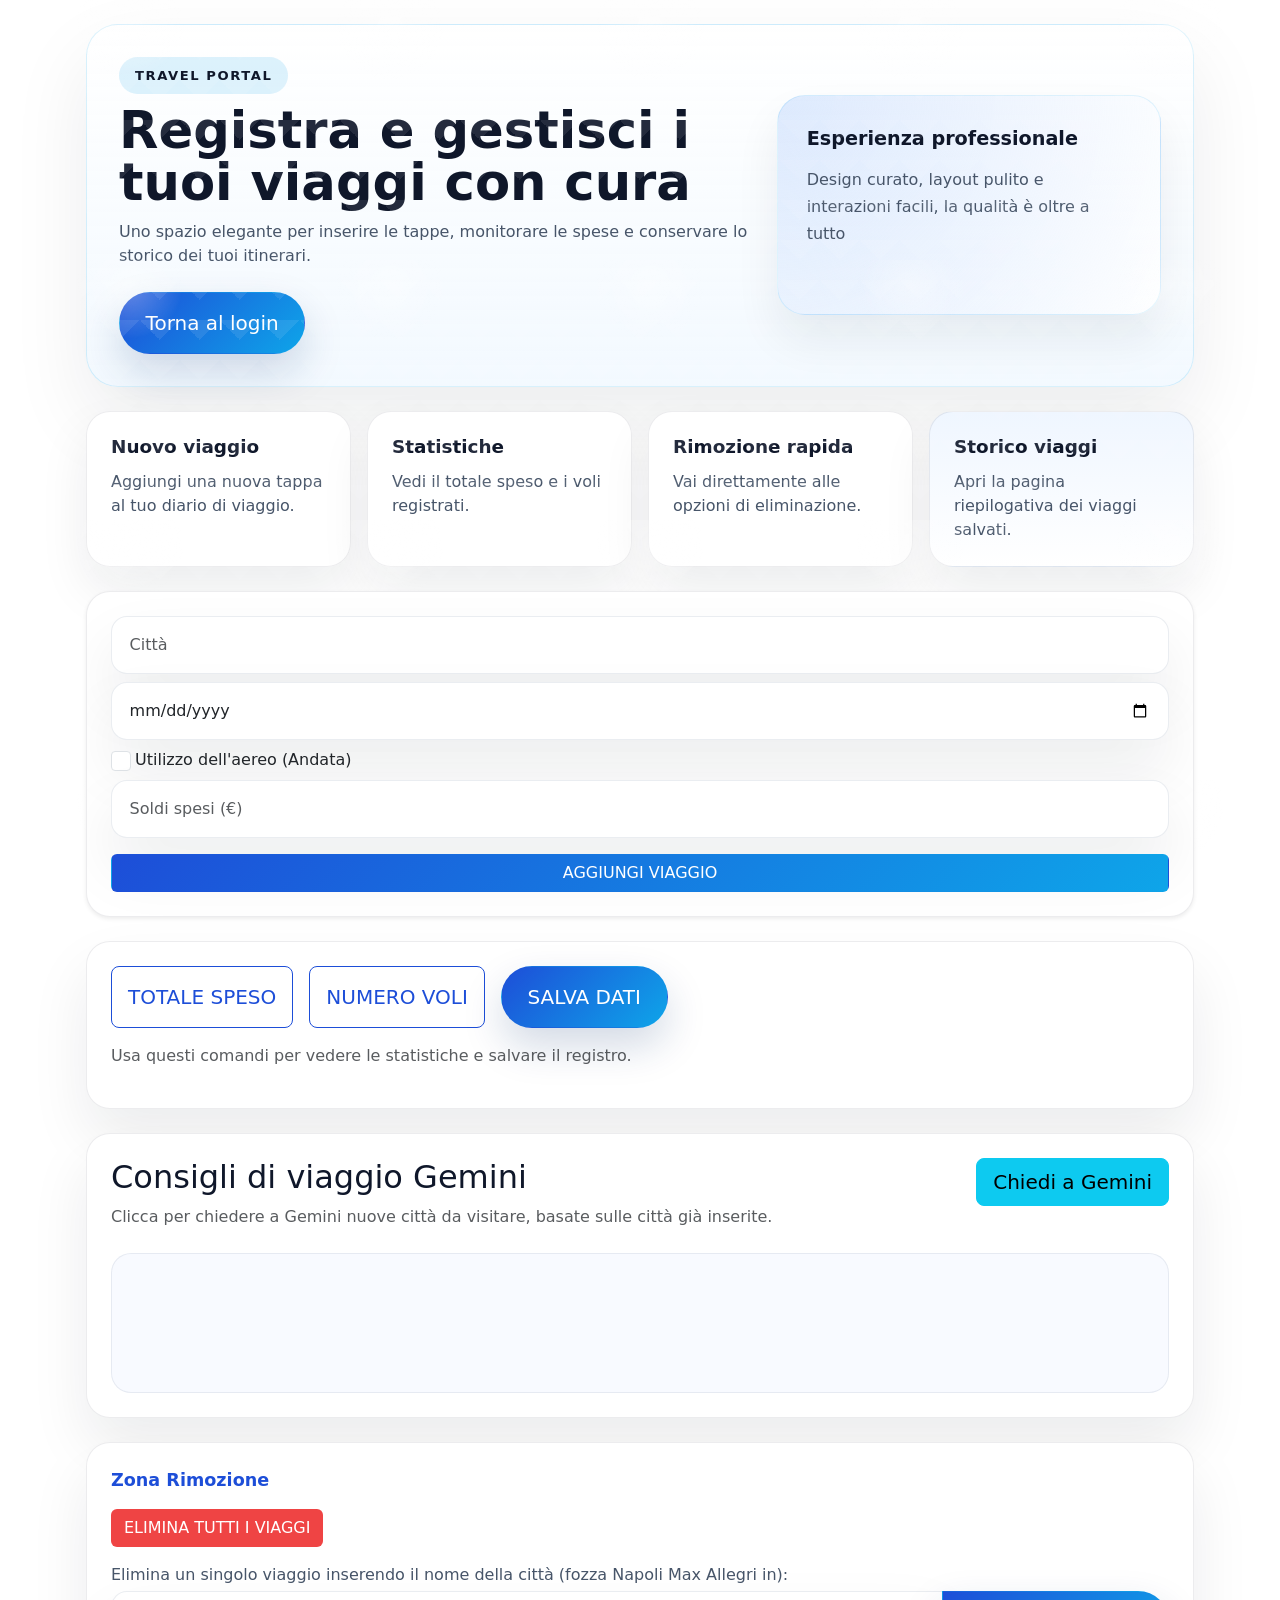
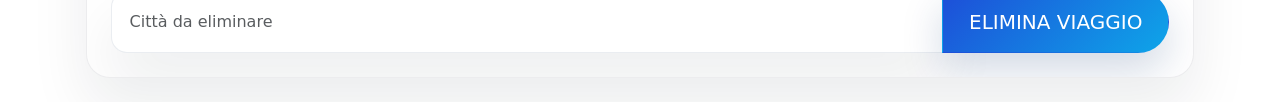
<file: index.html>
<!DOCTYPE html>
<html lang="it">
<head>
    <meta charset="UTF-8">
    <meta name="viewport" content="width=device-width, initial-scale=1.0">
    <title>Gestione Registro Viaggi</title>
    <!-- Bootstrap 5 -->
    <link href="https://cdn.jsdelivr.net/npm/bootstrap@5.3.3/dist/css/bootstrap.min.css" rel="stylesheet">
    <link href="style.css" rel="stylesheet">
</head>
<body class="container my-4 index-page">

    <header class="hero-panel mb-4">
        <div class="hero-copy">
            <span class="eyebrow">Travel Portal</span>
            <h1>Registra e gestisci i tuoi viaggi con cura</h1>
            <p>Uno spazio elegante per inserire le tappe, monitorare le spese e conservare lo storico dei tuoi itinerari.</p>
            <div class="hero-buttons">
                <a href="login.html" class="btn btn-primary btn-lg hero-return-button">Torna al login</a>
            </div>
        </div>
        <div class="hero-visual">
            <div class="hero-card">
                <strong>Esperienza professionale</strong>
                <p>Design curato, layout pulito e interazioni facili, la qualità è oltre a tutto</p>
            </div>
        </div>
    </header>

    <div class="action-grid mb-4">
        <a href="#form-section" class="action-card">
            <h2>Nuovo viaggio</h2>
            <p>Aggiungi una nuova tappa al tuo diario di viaggio.</p>
        </a>
        <a href="#stats-section" class="action-card">
            <h2>Statistiche</h2>
            <p>Vedi il totale speso e i voli registrati.</p>
        </a>
        <a href="#remove-section" class="action-card">
            <h2>Rimozione rapida</h2>
            <p>Vai direttamente alle opzioni di eliminazione.</p>
        </a>
        <a href="archivio.html" class="action-card action-card-secondary">
            <h2>Storico viaggi</h2>
            <p>Apri la pagina riepilogativa dei viaggi salvati.</p>
        </a>
    </div>

    <section id="form-section" class="card p-4 mb-4 shadow-sm">
        <div class="mb-2">
            <input id="city" type="text" placeholder="Città" class="form-control">
        </div>
        <div class="mb-2">
            <input id="date" type="date" class="form-control">
        </div>
        <div class="form-check mb-2">
            <input id="checkbox" type="checkbox" class="form-check-input">
            <label class="form-check-label" for="checkbox">Utilizzo dell'aereo (Andata)</label>
        </div>
        <div class="mb-3">
            <input id="price" type="number" placeholder="Soldi spesi (€)" class="form-control">
        </div>
        <button id="butt" class="btn btn-primary">AGGIUNGI VIAGGIO</button>
    </section>

    <section id="stats-section" class="card p-4 mb-4 stats-card">
        <div class="d-flex flex-wrap gap-3 mb-3">
            <button id="butt1" class="btn btn-secondary btn-lg">TOTALE SPESO</button>
            <button id="butt2" class="btn btn-secondary btn-lg">NUMERO VOLI</button>
            <button id="buttSave" class="btn btn-primary btn-lg hero-return-button">SALVA DATI</button>
        </div>
        <p class="text-muted">Usa questi comandi per vedere le statistiche e salvare il registro.</p>
    </section>

    <section id="ai-section" class="card p-4 mb-4 ai-card">
        <div class="d-flex flex-column flex-md-row justify-content-between align-items-start gap-3">
            <div>
                <h2 class="mb-2">Consigli di viaggio Gemini</h2>
                <p class="mb-0 text-muted">Clicca per chiedere a Gemini nuove città da visitare, basate sulle città già inserite.</p>
            </div>
            <button id="btnGemini" class="btn btn-info btn-lg">Chiedi a Gemini</button>
        </div>
        <div id="geminiOutput" class="mt-4"></div>
    </section>

    <section id="remove-section" class="card p-4 mb-4 remove-card">
        <div class="section-title">Zona Rimozione</div>
        <div class="mb-3">
            <button id="butt3" class="btn btn-danger">ELIMINA TUTTI I VIAGGI</button>
        </div>
        <p class="mb-1">Elimina un singolo viaggio inserendo il nome della città (fozza Napoli Max Allegri in):</p>
        <div class="input-group">
            <input id="city1" type="text" placeholder="Città da eliminare" class="form-control">
            <button id="butt4" class="btn btn-primary btn-lg hero-return-button">ELIMINA VIAGGIO</button>
        </div>
    </section>

    <!-- MODAL 1: TOTALE SPESO -->
    <div class="modal fade" id="mymodal" tabindex="-1"> 
        <div class="modal-dialog"> 
            <div class="modal-content"> 
                <div class="modal-header"> 
                    <h5 class="modal-title">Spesa Totale</h5> 
                    <button type="button" class="btn-close" data-bs-dismiss="modal" aria-label="Close"></button> 
                </div> 
                <div class="modal-body"> 
                    <p id="p1"></p>
                </div> 
            </div> 
        </div> 
    </div>

    <!-- MODAL 2: NUMERO VOLI -->
    <div class="modal fade" id="mymodal1" tabindex="-1"> 
        <div class="modal-dialog"> 
            <div class="modal-content"> 
                <div class="modal-header"> 
                    <h5 class="modal-title">Statistiche Voli</h5> 
                    <button type="button" class="btn-close" data-bs-dismiss="modal" aria-label="Close"></button> 
                </div> 
                <div class="modal-body"> 
                    <h5>Numero Voli effettuati:</h5>
                    <p id="p2"></p>
                    <hr>
                    <h5>Città visitate in aereo:</h5>
                    <p id="p3"></p>
                </div> 
            </div> 
        </div> 
    </div>

    <script src="https://cdn.jsdelivr.net/npm/bootstrap@5.3.3/dist/js/bootstrap.bundle.min.js"></script>
    <script src="script.js"></script>
</body>
</html>
</file>
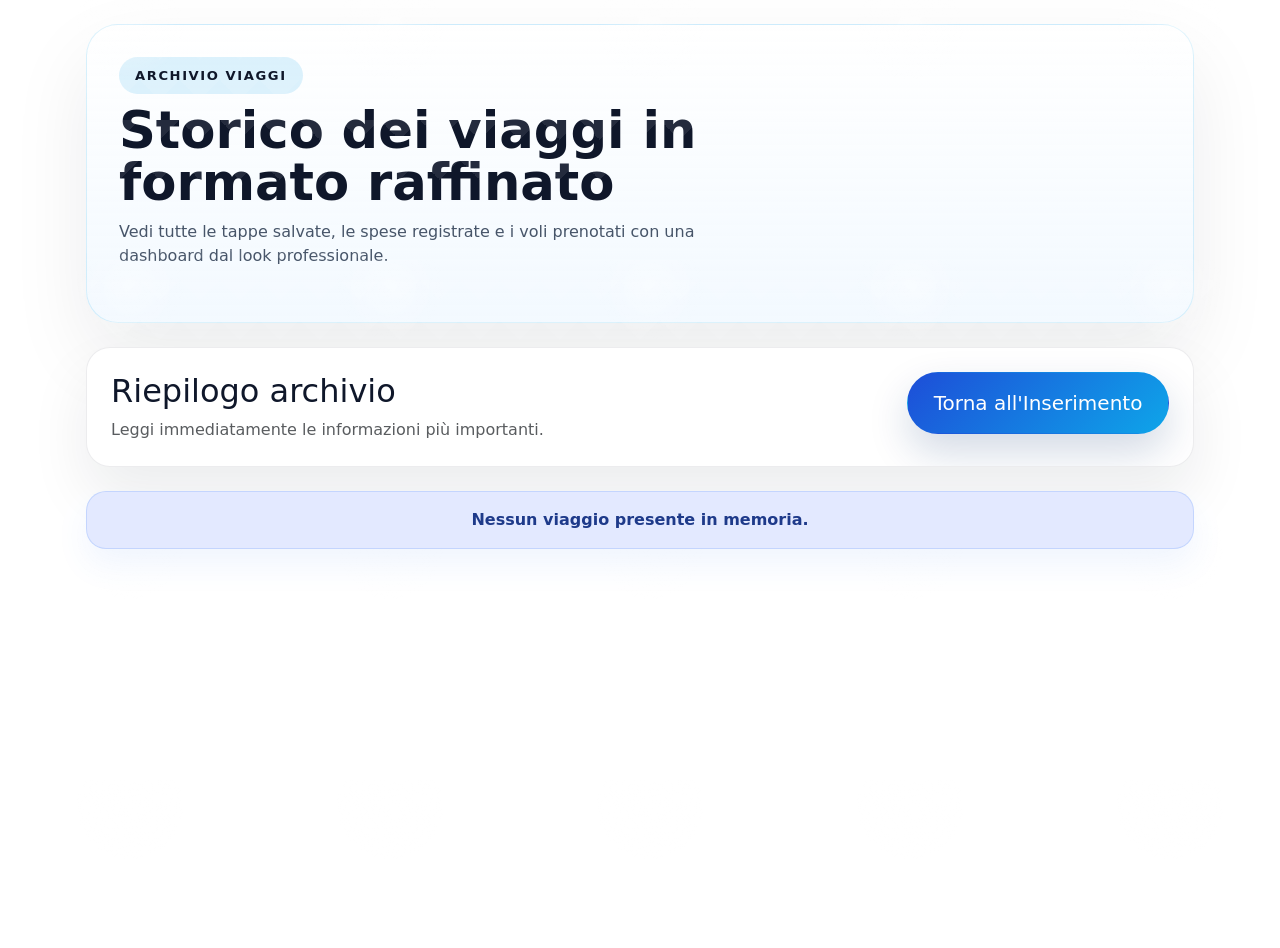
<file: archivio.html>
<!DOCTYPE html>
<html lang="it">
<head>
    <meta charset="UTF-8">
    <meta name="viewport" content="width=device-width, initial-scale=1.0">
    <title>Registro Viaggi - Storico</title>
    <!-- Bootstrap 5 -->
    <link href="https://cdn.jsdelivr.net/npm/bootstrap@5.3.3/dist/css/bootstrap.min.css" rel="stylesheet">
    <link href="style.css" rel="stylesheet">
</head>
<body class="container my-4 history-page">

    <header class="hero-panel mb-4">
        <div class="hero-copy">
            <span class="eyebrow">Archivio Viaggi</span>
            <h1>Storico dei viaggi in formato raffinato</h1>
            <p>Vedi tutte le tappe salvate, le spese registrate e i voli prenotati con una dashboard dal look professionale.</p>
        </div>
    </header>

    <section class="card p-4 mb-4">
        <div class="d-flex flex-column flex-md-row justify-content-between align-items-start gap-3">
            <div>
                <h2 class="mb-2">Riepilogo archivio</h2>
                <p class="mb-0 text-muted">Leggi immediatamente le informazioni più importanti.</p>
            </div>
            <a href="index.html" class="btn btn-primary btn-lg hero-return-button">Torna all'Inserimento</a>
        </div>
    </section>

    <div id="container2" class="mt-4"></div>

    <script src="script.js"></script>
</body>
</html>
</file>
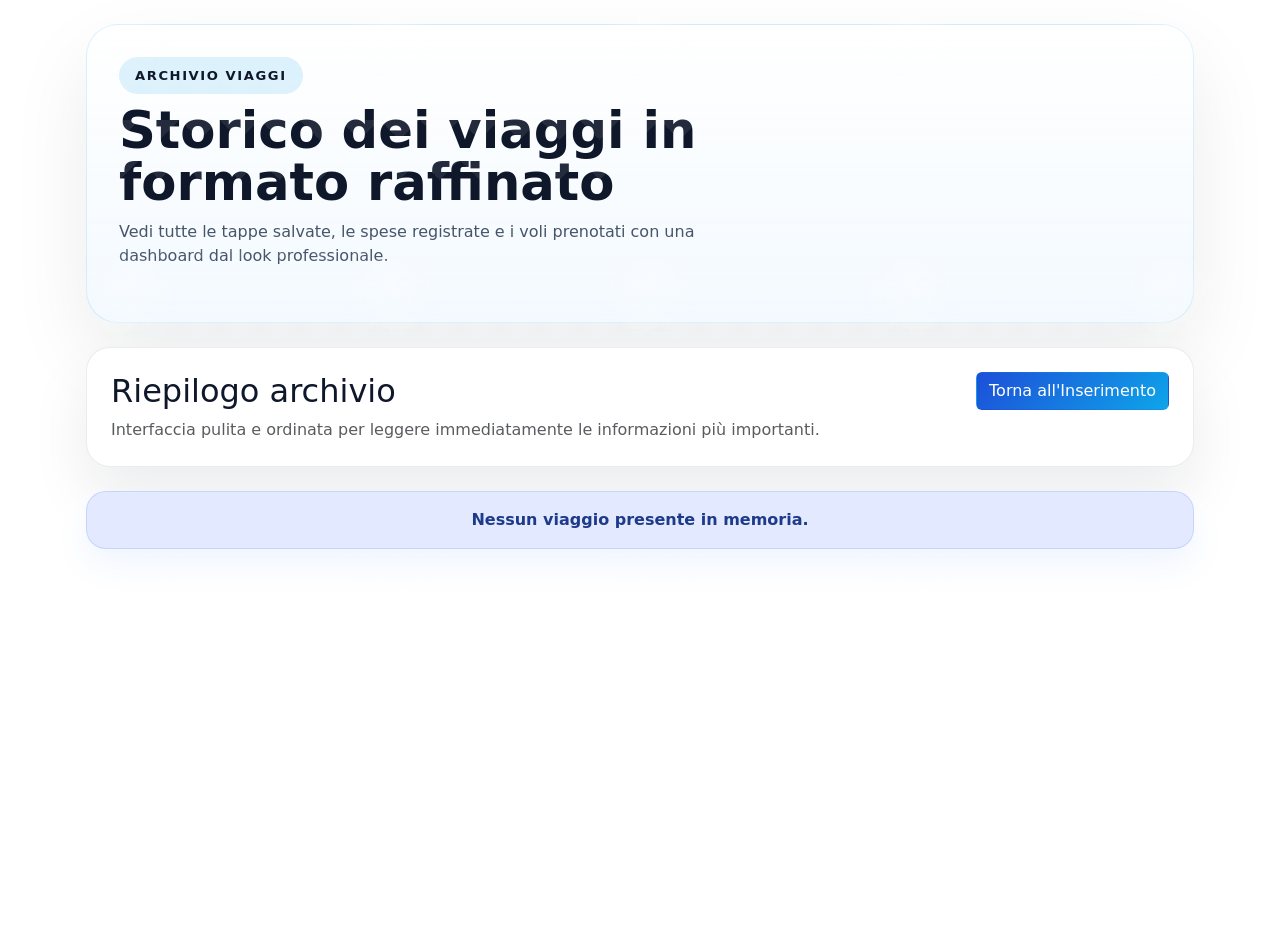
<file: index2.html>
<!DOCTYPE html>
<html lang="it">
<head>
    <meta charset="UTF-8">
    <meta name="viewport" content="width=device-width, initial-scale=1.0">
    <title>Registro Viaggi - Storico</title>
    <!-- Bootstrap 5 -->
    <link href="https://cdn.jsdelivr.net/npm/bootstrap@5.3.3/dist/css/bootstrap.min.css" rel="stylesheet">
    <link href="style.css" rel="stylesheet">
</head>
<body class="container my-4 history-page">

    <header class="hero-panel mb-4">
        <div class="hero-copy">
            <span class="eyebrow">Archivio Viaggi</span>
            <h1>Storico dei viaggi in formato raffinato</h1>
            <p>Vedi tutte le tappe salvate, le spese registrate e i voli prenotati con una dashboard dal look professionale.</p>
        </div>
    </header>

    <section class="card p-4 mb-4">
        <div class="d-flex flex-column flex-md-row justify-content-between align-items-start gap-3">
            <div>
                <h2 class="mb-2">Riepilogo archivio</h2>
                <p class="mb-0 text-muted">Interfaccia pulita e ordinata per leggere immediatamente le informazioni più importanti.</p>
            </div>
            <a href="index.html" class="btn btn-primary align-self-start">Torna all'Inserimento</a>
        </div>
    </section>

    <div id="container2" class="mt-4"></div>

    <script src="script.js"></script>
</body>
</html>
</file>
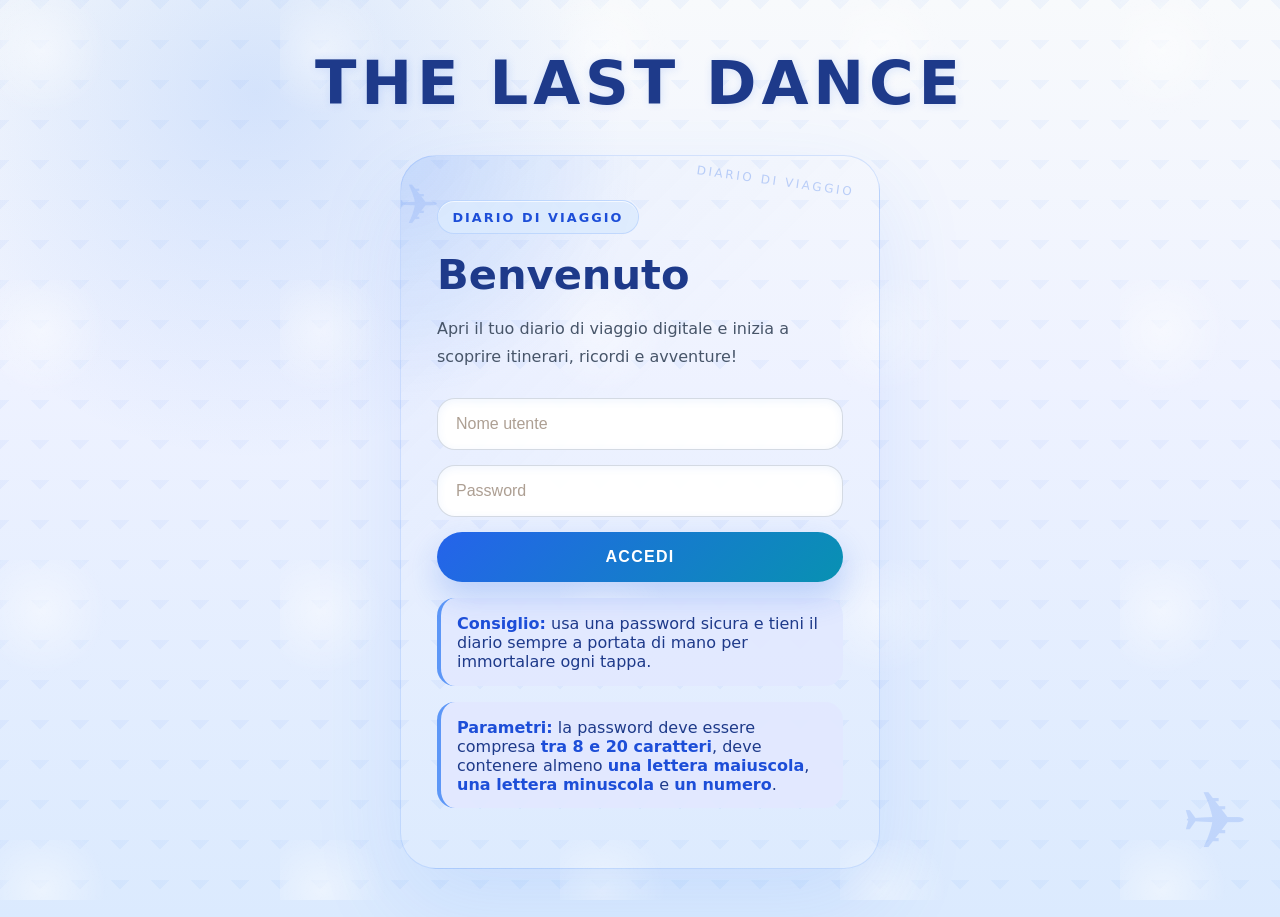
<file: login.html>
<!DOCTYPE html>
<html lang="en">
<head>
    <meta charset="UTF-8">
    <meta name="viewport" content="width=device-width, initial-scale=1.0">
    <title>Login - The Last Dance</title>
    <link href="style.css" rel="stylesheet">
</head>
<body class="login-page">
    <div id="divContainer" class="login-shell">
        <div class="login-inner">
            <h2 class="title">THE LAST DANCE</h2>
            <div id="divCentrale">
                <div class="travel-badge">Diario di viaggio</div>
                <h1>Benvenuto</h1>
                <p class="subtitle">Apri il tuo diario di viaggio digitale e inizia a scoprire itinerari, ricordi e avventure!</p>

                <label class="field" for="username">
                    <input id="username" type="text" placeholder="Nome utente" autocomplete="username">
                </label>
                <label class="field" for="password">
                    <input id="password" type="password" placeholder="Password" autocomplete="current-password">
                </label>

            <button id="loginButton">Accedi</button>

            <p class="note"><strong>Consiglio:</strong> usa una password sicura e tieni il diario sempre a portata di mano per immortalare ogni tappa.</p>
            <p class="note"><strong>Parametri:</strong> la password deve essere compresa <strong>tra 8 e 20 caratteri</strong>, deve contenere almeno <strong>una lettera maiuscola</strong>, <strong>una lettera minuscola</strong> e <strong>un numero</strong>.</p>
            </div>
        </div>
    </div>

    <script src="script.js"></script>
</body>
</html>
</file>
<file: style.css>
/* Stili base per il progetto Registro Viaggi */
:root {
    color-scheme: light;
    --bg-100: #f8fafc;
    --bg-200: #e2e8f0;
    --bg-500: #0f172a;
    --surface: rgba(255, 255, 255, 0.95);
    --surface-strong: #ffffff;
    --accent: #1d4ed8;
    --accent-strong: #0ea5e9;
    --accent-soft: #eff6ff;
    --text: #0f172a;
    --text-muted: #475569;
    --border: rgba(15, 23, 42, 0.08);
    --shadow: 0 30px 60px rgba(15, 23, 42, 0.08);
}

* {
    box-sizing: border-box;
}

html {
    scroll-behavior: smooth;
}

body {
    margin: 0;
    min-height: 100vh;
    font-family: Inter, system-ui, -apple-system, BlinkMacSystemFont, 'Segoe UI', sans-serif;
    color: var(--text);
    background: radial-gradient(circle at top left, rgba(59, 130, 246, 0.18), transparent 24%),
        radial-gradient(circle at 80% 20%, rgba(14, 165, 233, 0.14), transparent 22%),
        linear-gradient(180deg, #f8fafc 0%, #eef2ff 55%, #cfe0ff 100%);
    background-attachment: fixed;
}

body::before {
    content: "";
    position: fixed;
    inset: 0;
    background-image: radial-gradient(circle at 50% 10%, rgba(255,255,255,0.5) 0%, transparent 20%),
        linear-gradient(135deg, rgba(255,255,255,0.14) 25%, transparent 25%),
        linear-gradient(225deg, rgba(255,255,255,0.14) 25%, transparent 25%);
    background-size: 260px 260px, 40px 40px, 40px 40px;
    pointer-events: none;
    opacity: 0.65;
    z-index: 0;
}

body.container.my-4 {
    background: transparent;
}

.container.my-4 {
    max-width: 1140px;
    padding-left: 1rem;
    padding-right: 1rem;
}

.hero-panel {
    display: grid;
    grid-template-columns: minmax(0, 1.65fr) minmax(280px, 1fr);
    gap: 1.5rem;
    align-items: center;
    padding: 2rem;
    margin-bottom: 1.5rem;
    background: linear-gradient(180deg, rgba(255, 255, 255, 0.92), rgba(240, 248, 255, 0.82));
    border: 1px solid rgba(14, 165, 233, 0.16);
    border-radius: 32px;
    box-shadow: 0 34px 80px rgba(15, 23, 42, 0.08);
}

.hero-copy h1 {
    font-size: clamp(2.6rem, 4vw, 3.8rem);
    line-height: 1.02;
    margin: 0.6rem 0 0.7rem;
}

.eyebrow {
    display: inline-flex;
    align-items: center;
    justify-content: center;
    padding: 0.55rem 1rem;
    border-radius: 999px;
    background: rgba(14, 165, 233, 0.14);
    color: #0f172a;
    font-size: 0.82rem;
    font-weight: 700;
    letter-spacing: 0.12em;
    text-transform: uppercase;
}

.hero-copy p {
    max-width: 720px;
    margin-bottom: 1.4rem;
    color: #475569;
    font-size: 1rem;
}

.hero-buttons {
    display: flex;
    flex-wrap: wrap;
    gap: 1rem;
    margin-top: 1.5rem;
}

.hero-buttons .btn {
    min-width: 170px;
}

.hero-return-button {
    background: linear-gradient(135deg, #2563eb 0%, #0891b2 100%);
    border: 1px solid rgba(255, 255, 255, 0.35);
    border-radius: 999px;
    box-shadow: 0 18px 40px rgba(13, 50, 113, 0.18);
    padding: 0.95rem 1.6rem;
    transition: transform 0.2s ease, box-shadow 0.2s ease, filter 0.2s ease;
}

.hero-return-button:hover,
.hero-return-button:focus {
    transform: translateY(-2px);
    box-shadow: 0 22px 48px rgba(13, 50, 113, 0.2);
    filter: brightness(1.05);
}

.hero-visual {
    display: flex;
    justify-content: center;
}

.hero-card {
    width: 100%;
    min-height: 220px;
    padding: 1.8rem;
    background: radial-gradient(circle at top left, rgba(59, 130, 246, 0.16), rgba(255, 255, 255, 0.85));
    border: 1px solid rgba(14, 165, 233, 0.12);
    border-radius: 28px;
    box-shadow: 0 24px 45px rgba(15, 23, 42, 0.07);
}

.hero-card strong {
    display: block;
    font-size: 1.2rem;
    margin-bottom: 0.75rem;
}

.hero-card p {
    margin: 0;
    color: #475569;
    line-height: 1.7;
}

body.index-page {
    background: radial-gradient(circle at 10% 10%, rgba(59, 130, 246, 0.12), transparent 22%),
        radial-gradient(circle at 90% 30%, rgba(14, 165, 233, 0.08), transparent 18%),
        linear-gradient(180deg, #f8fafc 0%, #eef2ff 58%, #dbeafe 100%);
}

body.history-page {
    background: radial-gradient(circle at 15% 20%, rgba(56, 189, 248, 0.12), transparent 24%),
        radial-gradient(circle at 85% 15%, rgba(59, 130, 246, 0.1), transparent 20%),
        linear-gradient(180deg, #f8fafc 0%, #eef2ff 58%, #dbeafe 100%);
}

.action-grid {
    display: grid;
    grid-template-columns: repeat(4, minmax(0, 1fr));
    gap: 1rem;
    margin-bottom: 1.5rem;
}

.action-card {
    display: block;
    min-height: 150px;
    padding: 1.5rem;
    background: rgba(255, 255, 255, 0.92);
    border: 1px solid rgba(15, 23, 42, 0.08);
    border-radius: 24px;
    box-shadow: 0 24px 50px rgba(15, 23, 42, 0.08);
    color: var(--bg-500);
    text-decoration: none;
    transition: transform 0.25s ease, border-color 0.25s ease, box-shadow 0.25s ease;
}

.action-card:hover,
.action-card:focus-visible {
    transform: translateY(-4px);
    border-color: rgba(14, 165, 233, 0.45);
    box-shadow: 0 28px 60px rgba(15, 23, 42, 0.12);
}

.action-card h2 {
    margin-bottom: 0.75rem;
    font-size: 1.15rem;
    font-weight: 700;
}

.action-card p {
    margin: 0;
    color: var(--text-muted);
}

.action-card-secondary {
    background: linear-gradient(180deg, #eff6ff 0%, #ffffff 100%);
}

.ai-card {
    background: linear-gradient(180deg, rgba(236, 255, 255, 0.95), #ffffff 100%);
    border: 1px solid rgba(14, 165, 233, 0.16);
    box-shadow: 0 24px 40px rgba(15, 23, 42, 0.08);
}

#geminiOutput {
    min-height: 140px;
    border-radius: 20px;
    padding: 1rem;
    background: rgba(248, 250, 255, 0.92);
    border: 1px solid rgba(148, 163, 184, 0.18);
}

#geminiOutput pre {
    white-space: pre-wrap;
    word-break: break-word;
    margin: 0;
    color: #1f2937;
}

h1,
h2,
h3,
h4,
h5,
h6 {
    color: var(--bg-500);
    margin-top: 0;
}

h1 {
    font-size: clamp(2rem, 3vw, 2.8rem);
    font-weight: 800;
}

p {
    color: var(--text-muted);
}

.card,
input.form-control,
.input-group .form-control,
.modal-content,
#divCentrale {
    background: var(--surface-strong);
    border: 1px solid var(--border);
    border-radius: 24px;
    box-shadow: var(--shadow);
    padding: 20px;
}

.card {
    padding: 1.75rem;
    overflow: hidden;
}

input.form-control,
.input-group .form-control {
    border-radius: 16px;
    border: 1px solid rgba(148, 163, 184, 0.2);
    padding: 1rem 1.1rem;
    transition: border-color 0.2s ease, box-shadow 0.2s ease;
}

input.form-control:focus,
.input-group .form-control:focus {
    outline: none;
    border-color: var(--accent-strong);
    box-shadow: 0 0 0 4px rgba(14, 165, 233, 0.18);
}

.form-check-input {
    width: 1.25rem;
    height: 1.25rem;
    margin-top: 0.2rem;
}

.btn-primary,
.btn-primary:hover,
.btn-primary:focus {
    background: linear-gradient(135deg, var(--accent) 0%, var(--accent-strong) 100%);
    border-color: transparent;
    color: #fff;
}

.btn-secondary,
.btn-secondary:hover,
.btn-secondary:focus,
.btn-outline-secondary {
    background-color: #ffffff;
    color: var(--accent);
    border-color: var(--accent);
}

.btn-outline-secondary:hover,
.btn-outline-secondary:focus {
    background-color: var(--accent-soft);
}

.btn-success {
    background-color: #10b981;
    border-color: transparent;
    color: #fff;
}

.btn-danger {
    background-color: #ef4444;
    border-color: transparent;
    color: #fff;
}

.btn-warning {
    background-color: #f59e0b;
    border-color: transparent;
    color: #0f172a;
}

.btn.bg-info,
.btn.bg-info:hover,
.btn.bg-info:focus {
    background-color: #0ea5e9 !important;
    border-color: transparent !important;
}

#container2 {
    margin-top: 1.5rem;
}

#container2 .table {
    background: var(--surface-strong);
    border-radius: 18px;
    overflow: hidden;
    width: 100%;
}

table {
    width: 100%;
    border-collapse: collapse;
}

thead {
    background: #0f172a;
    color: #fff;
}

thead th {
    padding: 1rem 1rem;
    text-align: left;
    font-weight: 700;
    letter-spacing: 0.01em;
}

tbody tr {
    transition: background-color 0.2s ease;
}

tbody tr:hover {
    background: #eff6ff;
}

tbody td {
    padding: 1rem;
    border-top: 1px solid rgba(148, 163, 184, 0.12);
}

.alert {
    padding: 1rem 1.1rem;
    border-radius: 20px;
    margin-bottom: 1rem;
    font-weight: 600;
    border: 1px solid transparent;
    box-shadow: 0 16px 32px rgba(59, 130, 246, 0.08);
    line-height: 1.5;
}

.alert-secondary {
    background-color: rgba(226, 232, 255, 0.95);
    border-color: rgba(59, 130, 246, 0.18);
    color: #1e3a8a;
}

.alert-success {
    background-color: rgba(217, 239, 255, 0.95);
    border-color: rgba(59, 130, 246, 0.18);
    color: #0f172a;
}

.alert-info {
    background-color: rgba(219, 234, 254, 0.95);
    border-color: rgba(37, 99, 235, 0.24);
    color: #1d4ed8;
}

.alert-warning {
    background-color: rgba(254, 243, 199, 0.95);
    border-color: rgba(245, 158, 11, 0.24);
    color: #92400e;
}

.alert-danger {
    background-color: rgba(254, 215, 215, 0.95);
    border-color: rgba(220, 38, 38, 0.24);
    color: #991b1b;
}

.custom-alert-container {
    position: fixed;
    top: 1rem;
    left: 50%;
    transform: translateX(-50%);
    width: min(92vw, 520px);
    display: flex;
    flex-direction: column;
    gap: 0.75rem;
    z-index: 9999;
    pointer-events: none;
}

.custom-alert {
    pointer-events: auto;
    opacity: 0;
    transform: translateY(-10px);
    animation: slideIn 0.18s ease forwards;
    transition: opacity 0.2s ease, transform 0.2s ease;
}

.custom-alert.hide {
    opacity: 0;
    transform: translateY(-14px);
    transition: opacity 0.2s ease, transform 0.2s ease;
}

@keyframes slideIn {
    from {
        opacity: 0;
        transform: translateY(-10px);
    }
    to {
        opacity: 1;
        transform: translateY(0);
    }
}

.section-title {
    display: inline-flex;
    align-items: center;
    gap: 0.6rem;
    margin-bottom: 1rem;
    font-size: 1.1rem;
    font-weight: 700;
    color: var(--accent);
}

body.login-page {
    min-height: 100vh;
    background: radial-gradient(circle at 20% 10%, rgba(59, 130, 246, 0.18), transparent 28%),
        linear-gradient(180deg, #f8fafc 0%, #eef2ff 42%, #dbeafe 100%);
    display: flex;
    align-items: center;
    justify-content: center;
    padding: 1.5rem;
}

body.login-page::before {
    content: "";
    position: fixed;
    inset: 0;
    background-image: radial-gradient(circle at 15% 18%, rgba(255, 255, 255, 0.7) 0%, transparent 20%),
        linear-gradient(135deg, rgba(59, 130, 246, 0.08) 12%, transparent 12%),
        linear-gradient(225deg, rgba(59, 130, 246, 0.08) 12%, transparent 12%);
    background-size: 280px 280px, 40px 40px, 40px 40px;
    pointer-events: none;
    z-index: 0;
}

body.login-page::after {
    content: "✈︎";
    position: fixed;
    right: 2rem;
    bottom: 2rem;
    font-size: 5rem;
    color: rgba(37, 99, 235, 0.16);
    pointer-events: none;
}

#divContainer {
    display: flex;
    justify-content: center;
    align-items: center;
    width: 100%;
    max-width: 1080px;
    position: relative;
    z-index: 1;
}

#divCentrale {
    width: min(480px, 100%);
    background: linear-gradient(180deg, rgba(255, 255, 255, 0.98) 0%, rgba(239, 246, 255, 0.96) 100%);
    border-radius: 36px;
    border: 1px solid rgba(59, 130, 246, 0.18);
    box-shadow: 0 34px 90px rgba(59, 130, 246, 0.12);
    padding: 44px 36px;
    position: relative;
    overflow: hidden;
    text-align: left;
    background-image: radial-gradient(circle at top left, rgba(59, 130, 246, 0.12), transparent 28%),
        linear-gradient(135deg, rgba(59, 130, 246, 0.06) 0%, transparent 40%);
}

#divCentrale::before {
    content: "DIARIO DI VIAGGIO";
    position: absolute;
    top: 18px;
    right: 24px;
    font-size: 0.75rem;
    letter-spacing: 0.22em;
    color: rgba(37, 99, 235, 0.28);
    transform: rotate(8deg);
}

#divCentrale::after {
    content: "✈";
    position: absolute;
    left: -8px;
    top: 16px;
    font-size: 3.5rem;
    color: rgba(37, 99, 235, 0.12);
}

.travel-badge {
    display: inline-flex;
    align-items: center;
    gap: 0.5rem;
    margin-bottom: 1rem;
    font-size: 0.8rem;
    font-weight: 700;
    letter-spacing: 0.16em;
    text-transform: uppercase;
    color: #1d4ed8;
    padding: 0.55rem 0.9rem;
    border-radius: 999px;
    background: rgba(219, 234, 254, 0.85);
    border: 1px solid rgba(59, 130, 246, 0.18);
    box-shadow: inset 0 1px 0 rgba(255, 255, 255, 0.65);
}

#divCentrale h1 {
    margin-top: 0;
    margin-bottom: 0.85rem;
    font-size: clamp(2rem, 4vw, 2.6rem);
    color: #1e3a8a;
}

#divCentrale .subtitle {
    color: #475569;
    margin-bottom: 1.75rem;
}

#divCentrale input {
    background: rgba(255, 255, 255, 0.96);
    box-shadow: inset 0 2px 8px rgba(59, 130, 246, 0.08);
    border: 1px solid rgba(148, 163, 184, 0.4);
}

#divCentrale input:focus {
    outline: none;
    border-color: #2563eb;
    box-shadow: 0 0 0 4px rgba(59, 130, 246, 0.12);
}

#loginButton {
    display: inline-flex;
    align-items: center;
    justify-content: center;
    width: 100%;
    border: none;
    border-radius: 999px;
    padding: 16px 22px;
    font-size: 1rem;
    font-weight: 700;
    letter-spacing: 0.08em;
    text-transform: uppercase;
    background: linear-gradient(135deg, #2563eb 0%, #0891b2 100%);
    color: #fff;
    cursor: pointer;
    transition: transform 0.2s ease, box-shadow 0.2s ease, filter 0.2s ease;
    box-shadow: 0 14px 32px rgba(37, 99, 235, 0.24);
}

#loginButton:hover {
    transform: translateY(-1px);
    box-shadow: 0 18px 38px rgba(37, 99, 235, 0.28);
    filter: brightness(1.04);
}

.note {
    color: #1e3a8a;
    background: rgba(226, 232, 255, 0.95);
    border-left: 4px solid rgba(59, 130, 246, 0.8);
    padding: 1rem 1rem 0.9rem;
    border-radius: 18px;
    margin-top: 1rem;
}

.note strong {
    color: #1d4ed8;
}

.login-shell {
    position: relative;
    width: min(100%, 1000px);
    max-width: 1000px;
    display: flex;
    justify-content: center;
    padding: 1.5rem;
    z-index: 1;
}

.login-inner {
    width: 100%;
    display: flex;
    flex-direction: column;
    align-items: center;
    gap: 1rem;
}

.login-wrapper {
    width: 100%;
    display: flex;
    flex-direction: column;
    align-items: center;
}

.title {
    font-family: inherit;
    font-weight: 800;
    font-size: clamp(2.5rem, 7vw, 3.8rem);
    margin-bottom: 1.3rem;
    color: #1e3a8a;
    letter-spacing: 0.08em;
    text-shadow: 1px 1px 10px rgba(37, 99, 235, 0.14);
}

.subtitle {
    color: #6c5843;
    margin-bottom: 1.5rem;
    line-height: 1.7;
}

.field {
    width: 100%;
    margin-bottom: 0.95rem;
    display: block;
}

.field input {
    width: 100%;
    border: 1px solid rgba(164, 142, 119, 0.45);
    border-radius: 18px;
    padding: 16px 18px;
    font-size: 1rem;
    background: rgba(255, 255, 255, 0.96);
    color: #3c3528;
    box-shadow: inset 0 2px 10px rgba(146, 115, 74, 0.06);
    transition: border-color 0.2s ease, box-shadow 0.2s ease, background 0.2s ease;
}

.field input:focus {
    outline: none;
    border-color: #c08441;
    box-shadow: inset 0 2px 12px rgba(146, 115, 74, 0.12), 0 0 0 4px rgba(244, 219, 156, 0.18);
    background: #fff;
}

.field input::placeholder {
    color: rgba(92, 63, 40, 0.5);
}

@media (max-width: 900px) {
    .container.my-4 {
        padding-left: 1rem;
        padding-right: 1rem;
    }

    .hero-panel {
        grid-template-columns: 1fr;
        padding: 1.5rem;
    }

    .hero-visual {
        justify-content: flex-start;
    }

    .action-grid {
        grid-template-columns: repeat(2, minmax(0, 1fr));
    }

    .card,
    #divCentrale,
    .input-group {
        border-radius: 20px;
    }

    .input-group .form-control,
    .input-group .btn,
    .btn {
        width: 100%;
    }

    .input-group {
        flex-direction: column;
    }
}

@media (max-width: 640px) {
    .action-grid {
        grid-template-columns: 1fr;
    }

    body {
        background: #f8fafc;
    }

    h1 {
        font-size: 2rem;
    }

    .card {
        padding: 1.25rem;
    }

    .mb-4,
    .mb-5,
    .mt-4 {
        margin-bottom: 1rem !important;
    }

    .btn {
        padding: 0.95rem 1.1rem;
        font-size: 0.95rem;
    }

    #container2 .table,
    .card,
    #divCentrale {
        border-radius: 18px;
    }
}
</file>
